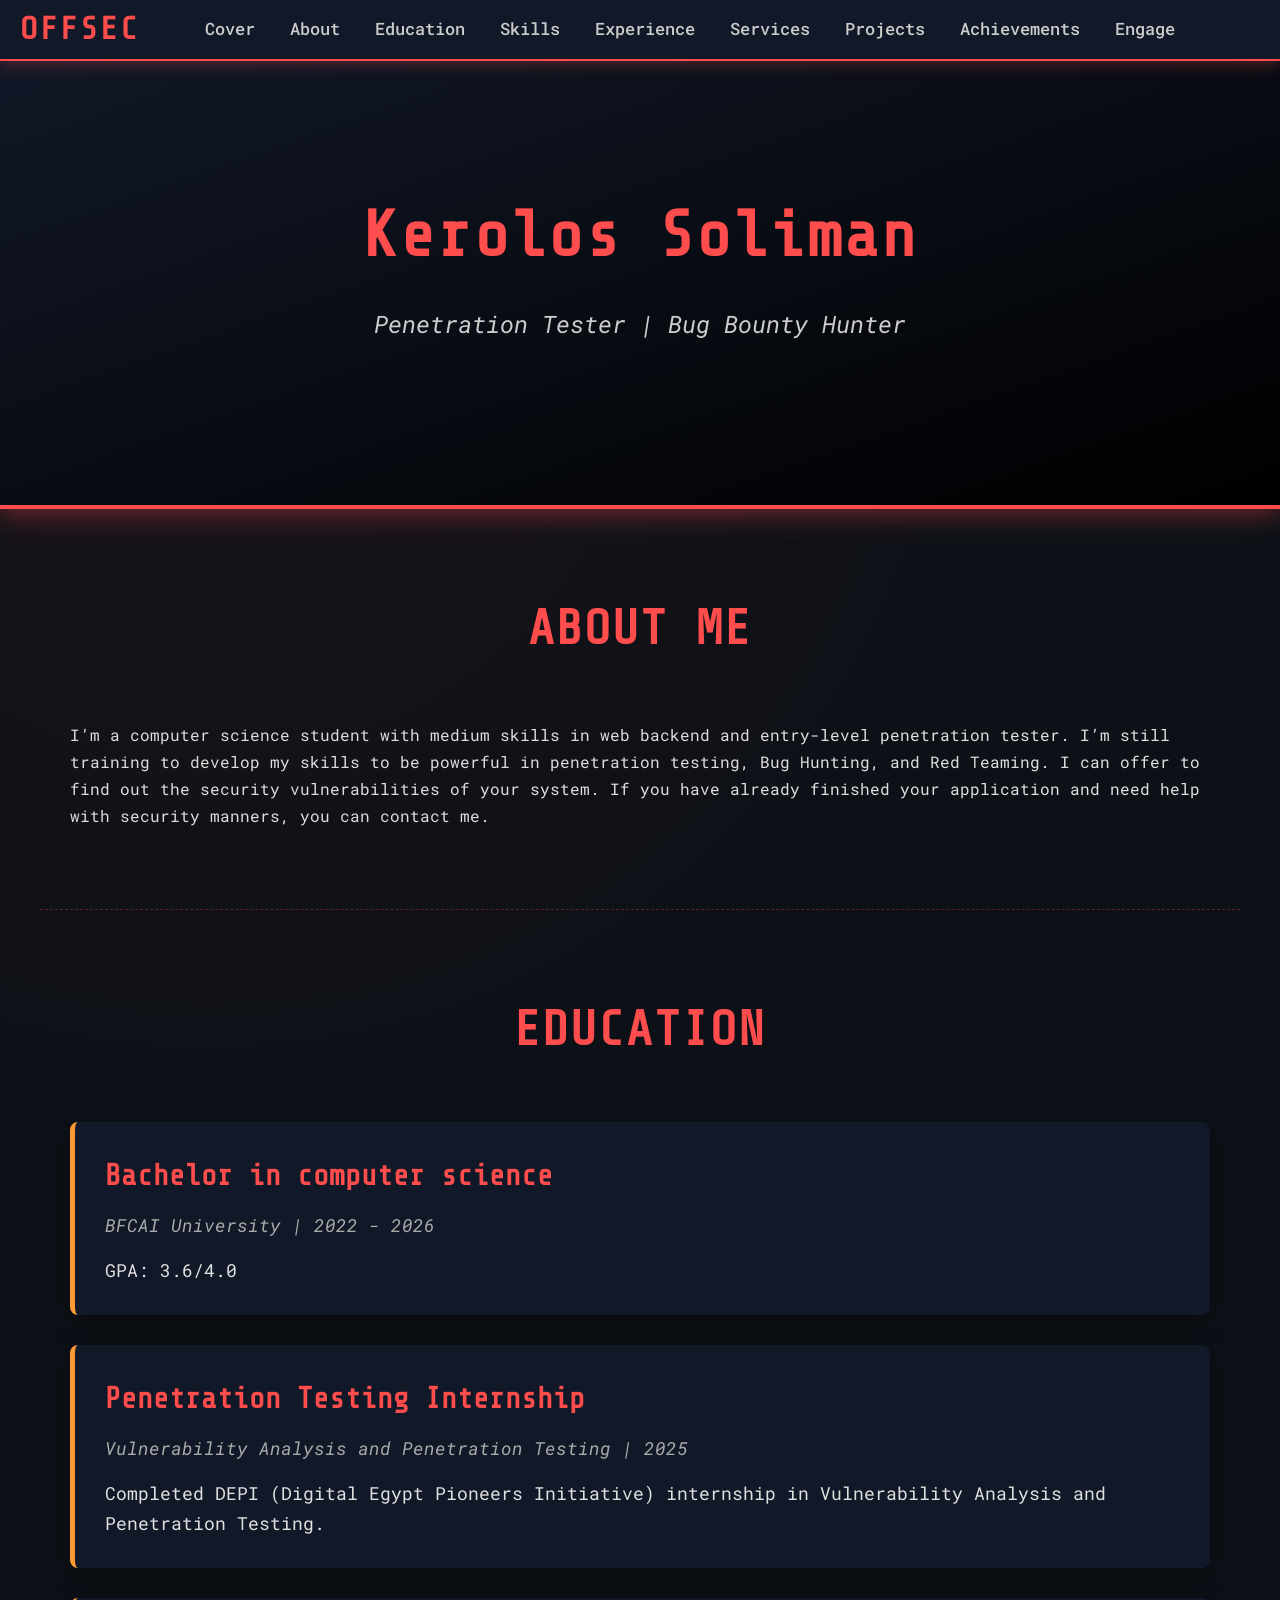
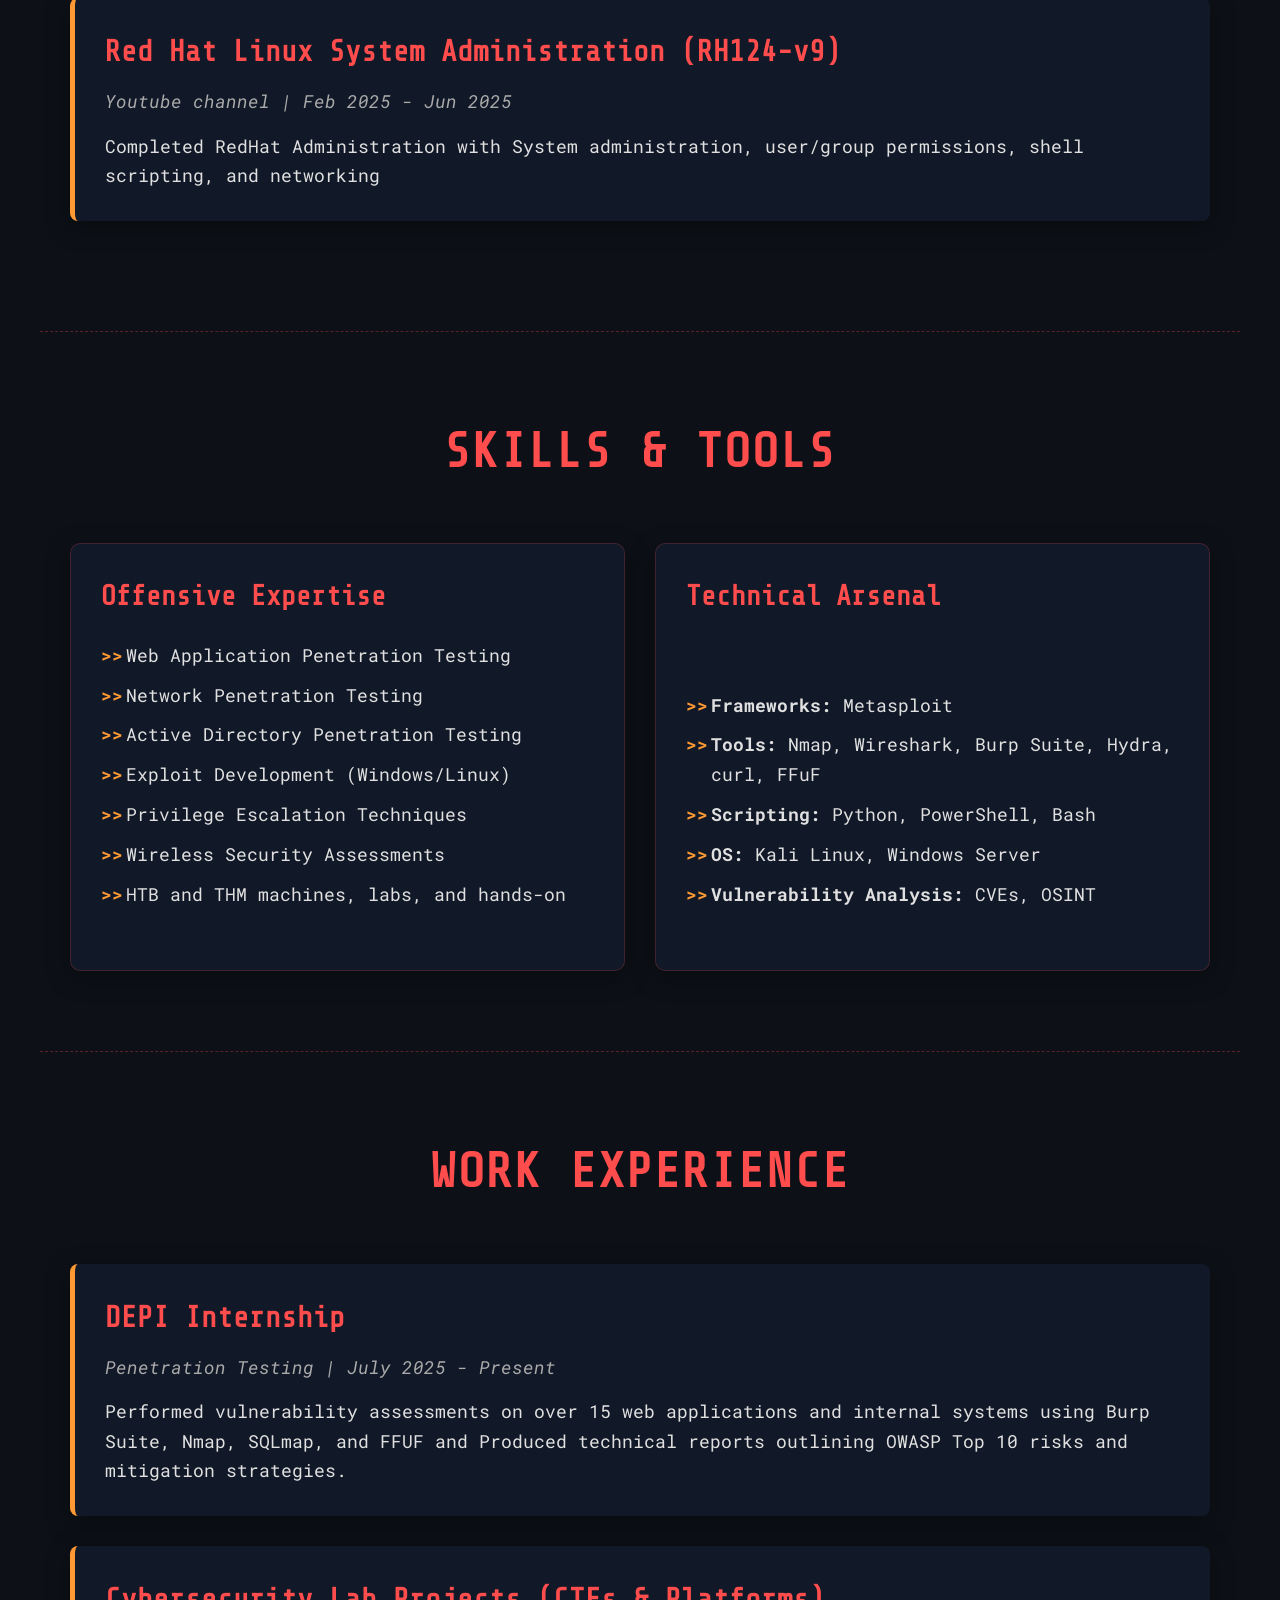
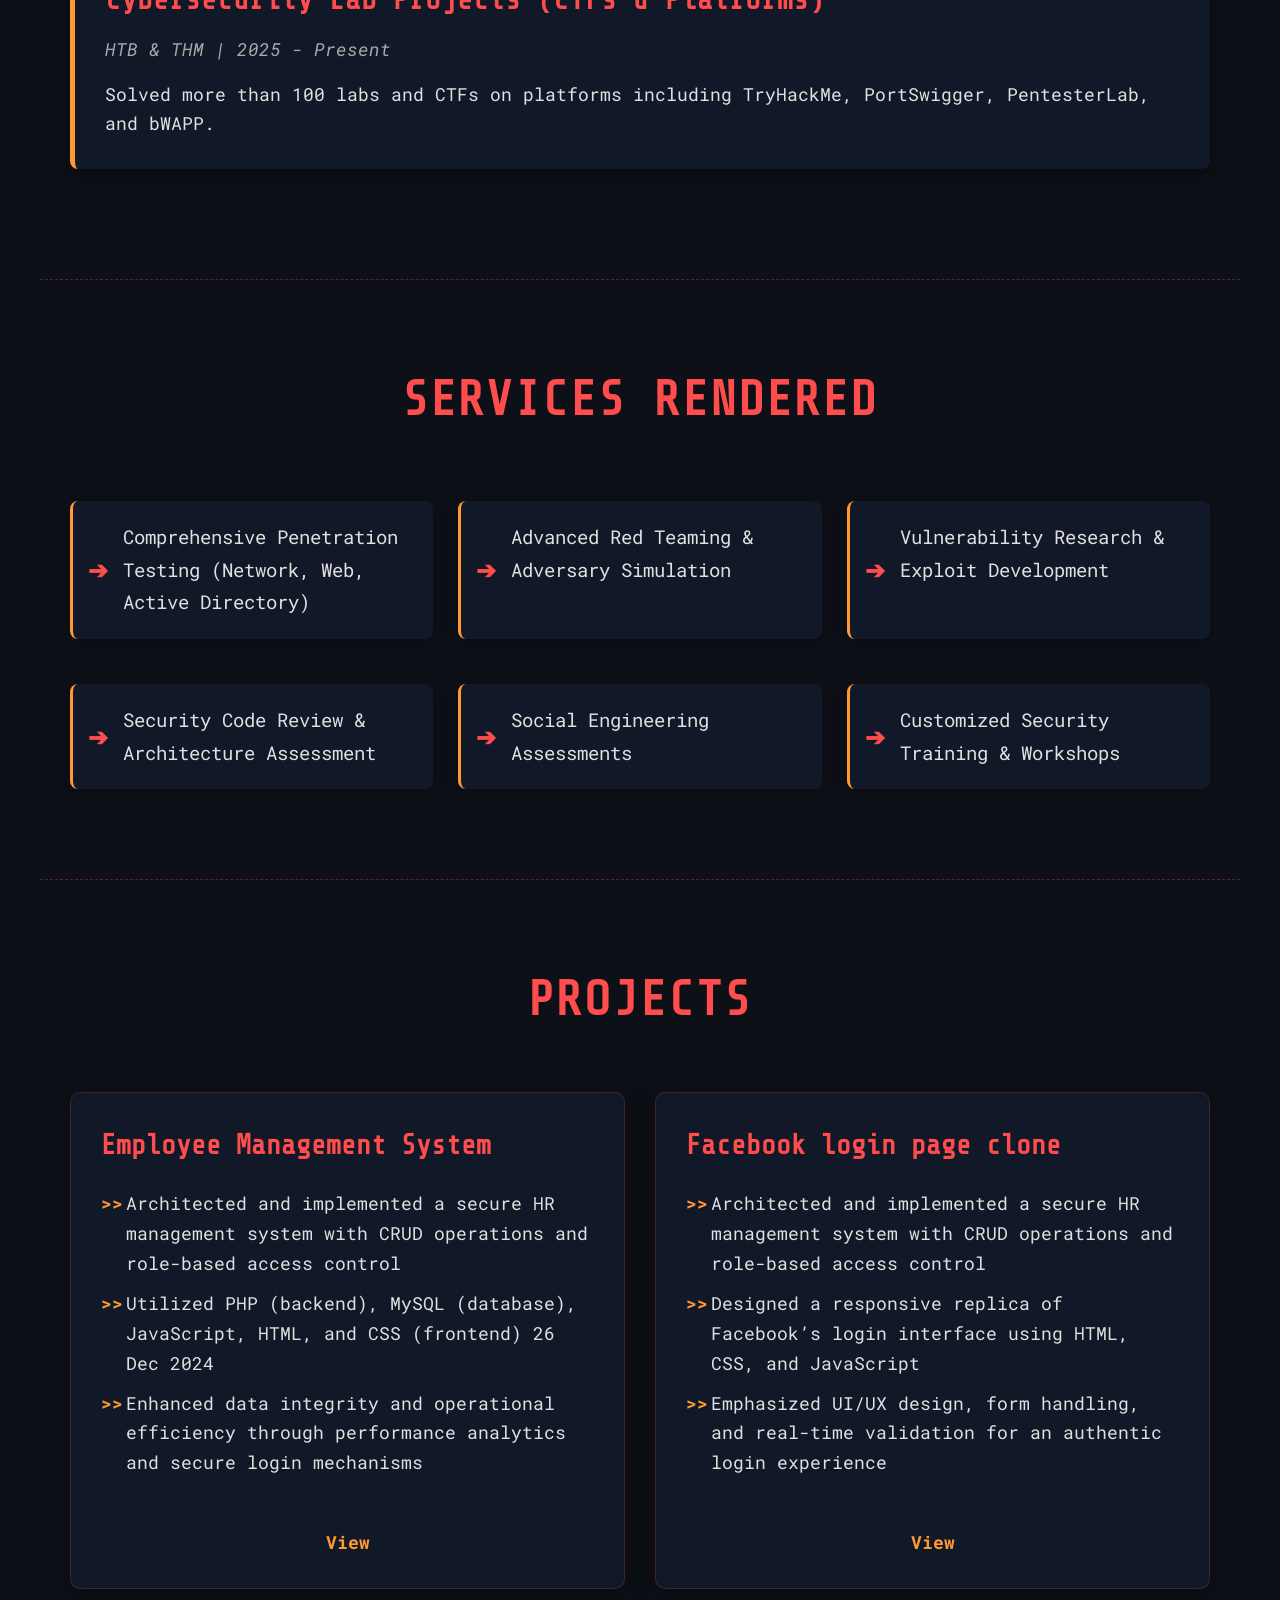
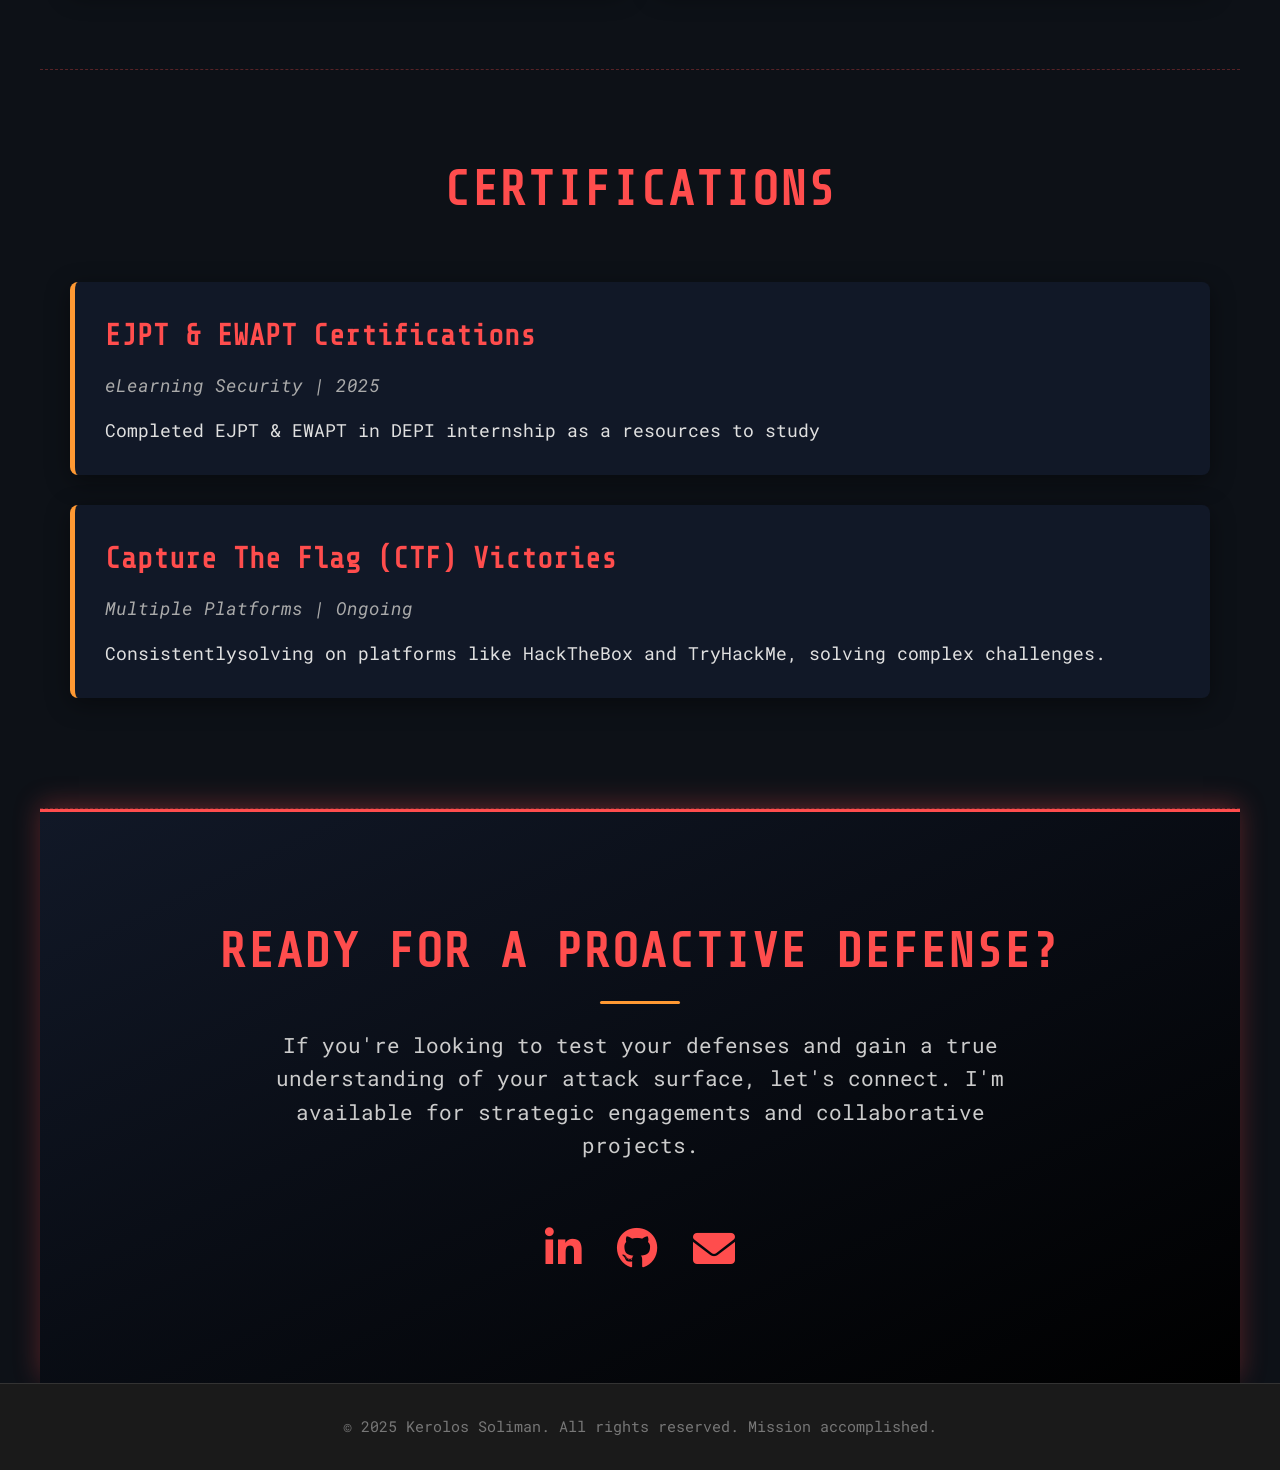
<file: index.html>
<!DOCTYPE html>
<html lang="en">
<head>
    <meta charset="UTF-8">
    <meta name="viewport" content="width=device-width, initial-scale=1.0">
    <title>Portfolio</title>
    <link rel="stylesheet" href="style.css">
    <link rel="stylesheet" href="https://cdnjs.cloudflare.com/ajax/libs/font-awesome/6.0.0-beta3/css/all.min.css">
    <link href="https://fonts.googleapis.com/css2?family=Roboto+Mono:wght@400;700&family=Share+Tech+Mono&display=swap"
        rel="stylesheet">
</head>
<body>
    <!-- navbar -->
    <nav class="navbar">
        <div class="nav-container">
            <div class="logo">OFFSEC</div>
            <ul class="nav-links">
                <li><a href="#cover">Cover</a></li>
                <li><a href="#about">About</a></li>
                <li><a href="#education">Education</a></li>
                <li><a href="#skills">Skills</a></li>
                <li><a href="#work-experience">Experience</a></li>
                <li><a href="#offered-services">Services</a></li>
                <li><a href="#projects">Projects</a></li>
                <li><a href="#achievements">Achievements</a></li>
                <!-- <li><a href="#testimonials">Testimonials</a></li> -->
                <li><a href="#call-to-action">Engage</a></li>
                </ul>
            <div class="menu-toggle">
                <div class="menu-toggle">☰</div>
            </div>
        </div>
        
        <!-- logo -->
    </nav>
    <header id="cover" class="hero">
        <div class="hero-content">
            <h1>Kerolos Soliman</h1>
            <p>Penetration Tester | Bug Bounty Hunter</p>
        </div>
    </header>

    <!-- about me -->
    <section id="about">
        <h2>About Me</h2>
        <p>
            I’m a computer science student with medium skills in
            web backend and entry-level penetration tester. I’m still training to develop my skills to be powerful
            in penetration testing, Bug Hunting, and Red Teaming. I can offer to find out the security
            vulnerabilities of your system. If you have already finished your application and need help
            with security manners, you can contact me.
        </p>
    </section>

    <!-- education -->
    <section id="education">
        <h2>Education</h2>
        <div class="education-item">
            <h3>Bachelor in computer science</h3>
            <span>BFCAI University | 2022 - 2026</span>
            <p>GPA: 3.6/4.0</p>
        </div>
        <div class="education-item">
            <h3>Penetration Testing Internship</h3>
            <span>Vulnerability Analysis and Penetration Testing | 2025</span>
            <p>Completed DEPI (Digital Egypt Pioneers Initiative) internship in Vulnerability Analysis and Penetration
                Testing.</p>
        </div>
        <div class="education-item">
            <h3>Red Hat Linux System Administration (RH124-v9)</h3>
            <span>Youtube channel | Feb 2025 - Jun 2025</span>
            <p>Completed RedHat Administration with System administration, user/group permissions, shell scripting, and
                networking</p>
        </div>
    </section>
    
    <!-- skills -->
    <section id="skills">
        <h2>Skills & Tools</h2>
        <div class="work-grid">
            <div class="card">
                <h3>Offensive Expertise</h3>
                <ul>
                    <li>Web Application Penetration Testing</li>
                    <li>Network Penetration Testing</li>
                    <li>Active Directory Penetration Testing</li>
                    <li>Exploit Development (Windows/Linux)</li>
                    <li>Privilege Escalation Techniques</li>
                    <li>Wireless Security Assessments</li>
                    <li>HTB and THM machines, labs, and hands-on</li>
                </ul>
            </div>

            <div class="card">
                <h3>Technical Arsenal</h3>
                <ul>
                    <li><strong>Frameworks:</strong> Metasploit</li>
                    <li><strong>Tools:</strong> Nmap, Wireshark, Burp Suite, Hydra, curl, FFuF</li>
                    <li><strong>Scripting:</strong> Python, PowerShell, Bash</li>
                    <li><strong>OS:</strong> Kali Linux, Windows Server</li>
                    <li><strong>Vulnerability Analysis:</strong> CVEs, OSINT</li>
                </ul>
            </div>
        </div>
    </section>
    
    <!-- work experience -->
    <section id="work-experience">
        <h2>Work Experience</h2>
        <div class="education-item">
            <h3>DEPI Internship</h3>
            <span>Penetration Testing | July 2025 - Present</span>
            <p>Performed vulnerability assessments on over 15 web applications and internal
                systems using Burp Suite, Nmap, SQLmap, and FFUF and Produced technical reports outlining OWASP Top 10 risks
                and mitigation strategies.</p>
        </div>

        <div class="education-item">
            <h3>Cybersecurity Lab Projects (CTFs & Platforms)</h3>
            <span>HTB & THM | 2025 - Present</span>
            <p>Solved more than 100 labs and CTFs on platforms including TryHackMe,
                PortSwigger, PentesterLab, and bWAPP.</p>
        </div>
    </section>
    
    <!-- services -->
    <section id="offered-services" class="value">
        <h2>Services Rendered</h2>
        <ul>
            <li>Comprehensive Penetration Testing (Network, Web, Active Directory)</li>
            <li>Advanced Red Teaming & Adversary Simulation</li>
            <li>Vulnerability Research & Exploit Development</li>
            <li>Security Code Review & Architecture Assessment</li>
            <li>Social Engineering Assessments</li>
            <li>Customized Security Training & Workshops</li>
        </ul>
    </section>
    
    <!-- projects -->
    <section id="projects">
        <h2>Projects</h2>
        <div class="work-grid">
            <div class="card">
                <h3>Employee Management System</h3>
                <ul>
                    <li>Architected and implemented a secure HR management system with CRUD
                        operations and role-based access control</li>
                    <li>Utilized PHP (backend), MySQL (database), JavaScript, HTML, and CSS (frontend)
                        26 Dec 2024</li>
                    <li>Enhanced data integrity and operational efficiency through performance
                        analytics and secure login mechanisms</li>
                </ul>
                <a href="ems-roan-theta.vercel.app">View</a>
            </div>

            <div class="card">
                <h3>Facebook login page clone</h3>
                <ul>
                    <li>Architected and implemented a secure HR management system with CRUD
                        operations and role-based access control</li>
                    <li>Designed a responsive replica of Facebookʼs login interface using HTML, CSS, and
                        JavaScript</li>
                    <li>Emphasized UI/UX design, form handling, and real-time validation for an
                        authentic login experience</li>
                </ul>
                <a href="illustrated-facebook.vercel.app">View</a>
            </div>
        </div>
    </section>

    <!-- Certifications -->
    <section id="achievements">
        <h2>Certifications</h2>
        <div class="education-item">
            <h3>EJPT & EWAPT Certifications</h3>
            <span>eLearning Security | 2025</span>
            <p>Completed EJPT & EWAPT in DEPI internship as a resources to study</p> 
        </div>
        <div class="education-item">
            <h3>Capture The Flag (CTF) Victories</h3>
            <span>Multiple Platforms | Ongoing</span>
            <p>Consistentlysolving on platforms like HackTheBox and TryHackMe, solving complex challenges.
            </p>
        </div>
    </section>

    <!-- <section id="testimonials">
        <h2>Intel Reports</h2>
        <div class="education-item">
            <p>"Kerolos Soliman's ability to find critical vulnerabilities where others fail is truly exceptional. Their
                reports are precise, actionable, and delivered with surgical accuracy."</p>
            <span>— Dr. Ava Sharma, Head of Security, GlobalTech Corp.</span>
        </div>
        <div class="education-item">
            <p>"Working with Kerolos Soliman on our red team engagement was an eye-opener. Their tactical thinking and deep
                technical skills exposed risks we never knew existed."</p>
            <span>— Ben Carter, CISO, Nexus Systems</span>
        </div>
    </section> -->

    <section id="call-to-action">
        <h2>Ready for a Proactive Defense?</h2>
        <p>If you're looking to test your defenses and gain a true understanding of your attack surface,
            let's connect. I'm available for strategic engagements and collaborative projects.</p>
        <div class="social-links">
            <a href="linkedin.com/in/kerolossoliman" target="_blank" aria-label="LinkedIn"><i class="fab fa-linkedin-in"></i></a>
            <a href="github.com/kero220" target="_blank" aria-label="GitHub"><i class="fab fa-github"></i></a>
            <a href="mailto:kerolossolimanhelmy8@gmail.com" aria-label="Email"><i class="fas fa-envelope"></i></a>
            <!-- <a href="#" target="_blank" aria-label="Hack The Box Profile"><i class="fas fa-terminal"></i></a> -->
        </div>
    </section>

    <footer id="thank-you">
        <p>&copy; 2025 Kerolos Soliman. All rights reserved. Mission accomplished.</p>
    </footer>

    <script src="script.js"></script>
</body>

</html>
</file>
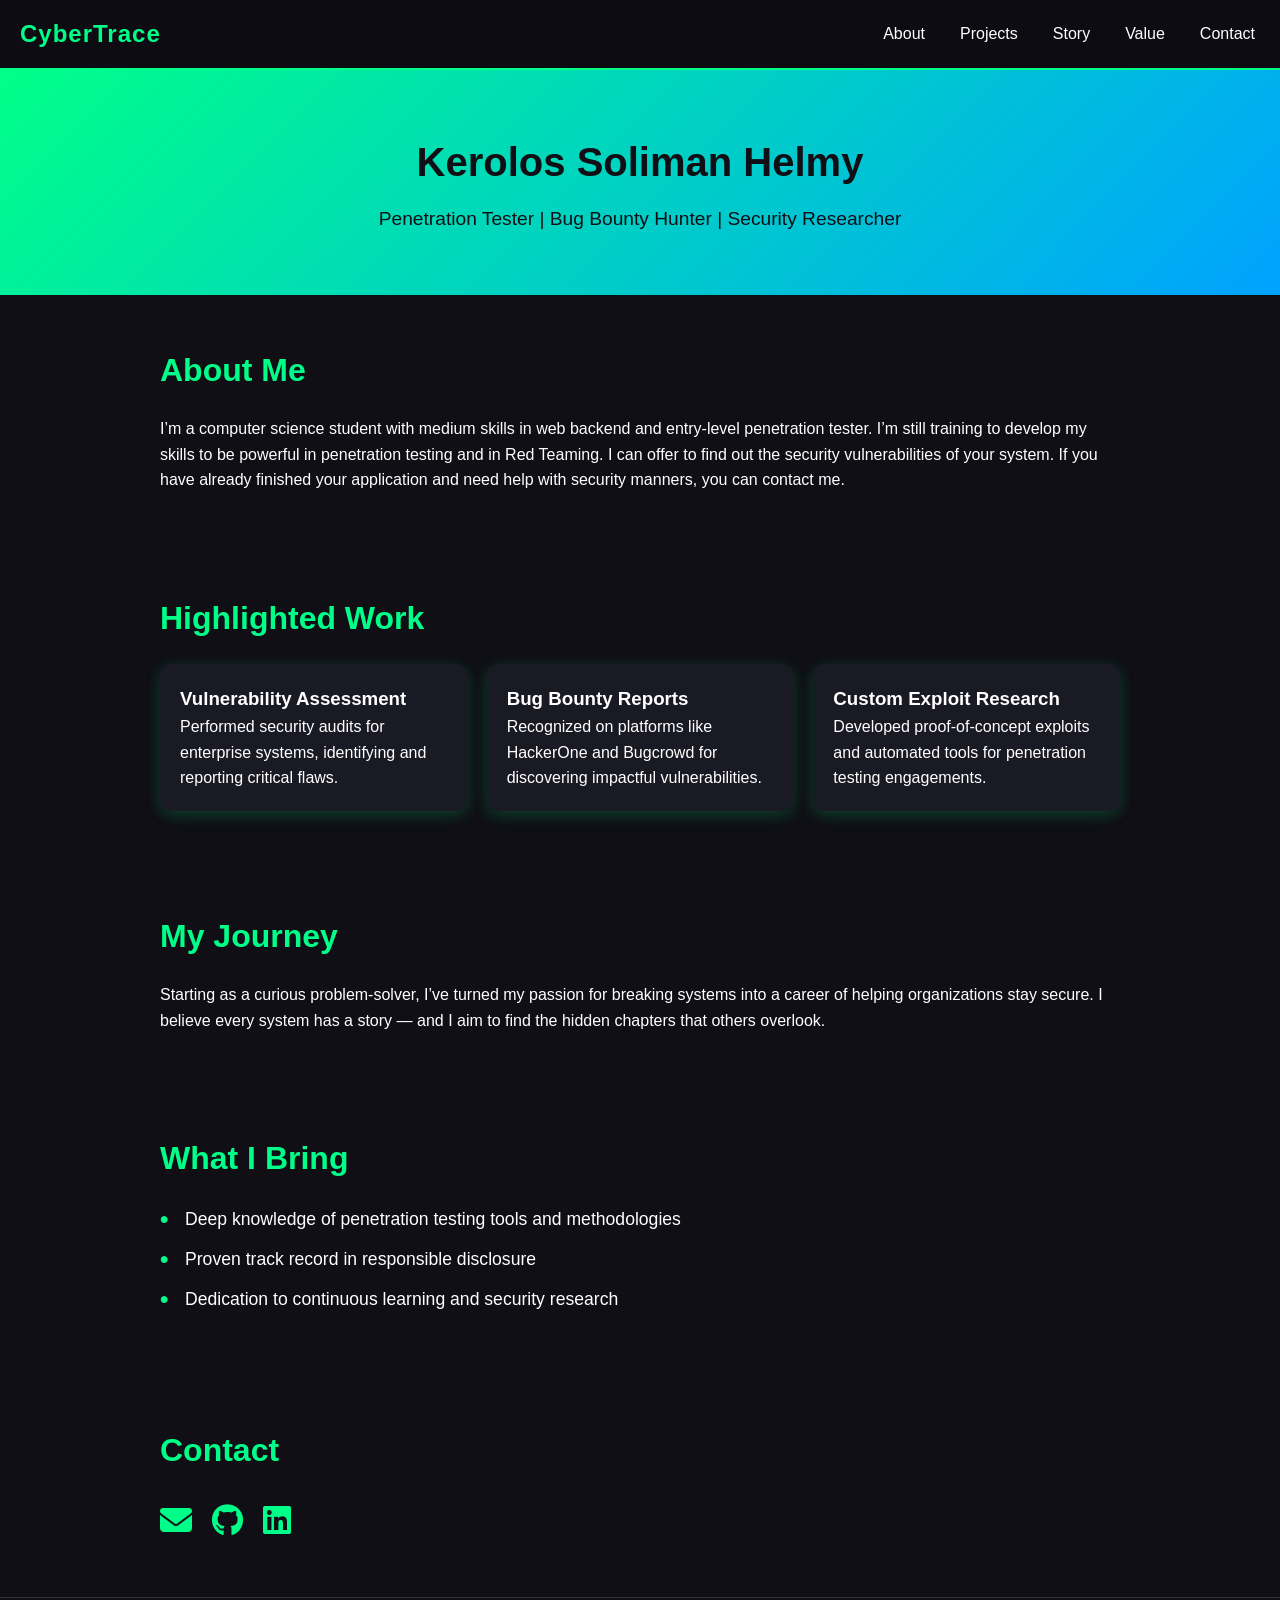
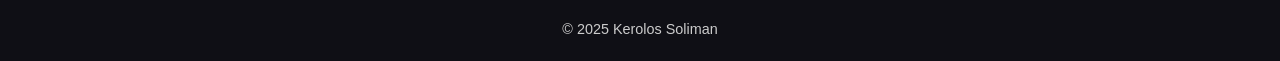
<file: portfolio/index.html>
<!DOCTYPE html>
<html lang="en">
<head>
  <meta charset="UTF-8">
  <meta name="viewport" content="width=device-width, initial-scale=1.0">
  <title>Portfolio | Penetration Tester</title>
  <link rel="stylesheet" href="css/style.css">
  <!-- Font Awesome for icons -->
  <link rel="stylesheet" href="https://cdnjs.cloudflare.com/ajax/libs/font-awesome/6.5.0/css/all.min.css">
</head>
<body>
  <!-- Navbar -->
<nav class="navbar">
  <div class="container nav-container">
    <div class="logo">CyberTrace</div>
    <div class="menu-toggle">☰</div>
    <ul class="nav-links">
      <li><a href="#about">About</a></li>
      <li><a href="#projects">Projects</a></li>
      <li><a href="#story">Story</a></li>
      <li><a href="#value">Value</a></li>
      <li><a href="#contact">Contact</a></li>
    </ul>
  </div>
</nav>

  <!-- Header -->
  <header class="hero">
    <h1>Kerolos Soliman Helmy</h1>
    <p>Penetration Tester | Bug Bounty Hunter | Security Researcher</p>
  </header>

  <!-- About Section -->
  <section class="about" id="about">
    <h2>About Me</h2>
    <p>
      I’m a computer science student with medium skills in 
      web backend and entry-level penetration tester. I’m still training to develop my skills to be powerful 
      in penetration testing and in Red Teaming. I can offer to find out the security 
      vulnerabilities of your system. If you have already finished your application and need help 
      with security manners, you can contact me.
    </p>
  </section>

  <!-- Work Showcase -->
  <section class="work" id="projects">
    <h2>Highlighted Work</h2>
    <div class="work-grid">
      <div class="card">
        <h3>Vulnerability Assessment</h3>
        <p>Performed security audits for enterprise systems, identifying and reporting critical flaws.</p>
      </div>
      <div class="card">
        <h3>Bug Bounty Reports</h3>
        <p>Recognized on platforms like HackerOne and Bugcrowd for discovering impactful vulnerabilities.</p>
      </div>
      <div class="card">
        <h3>Custom Exploit Research</h3>
        <p>Developed proof-of-concept exploits and automated tools for penetration testing engagements.</p>
      </div>
    </div>
  </section>

  <!-- Story Section -->
  <section class="story" id="story">
    <h2>My Journey</h2>
    <p>
      Starting as a curious problem-solver, I’ve turned my passion for breaking systems into a career 
      of helping organizations stay secure. I believe every system has a story — and I aim to find 
      the hidden chapters that others overlook.
    </p>
  </section>

  <!-- Value Proposition -->
  <section class="value" id="value">
    <h2>What I Bring</h2>
    <ul>
      <li>Deep knowledge of penetration testing tools and methodologies</li>
      <li>Proven track record in responsible disclosure</li>
      <li>Dedication to continuous learning and security research</li>
    </ul>
  </section>

  <!-- Contact Section with Icons -->
  <section class="contact" id="contact">
    <h2>Contact</h2>
    <div class="social-links">
      <a href="mailto:kerolossolimanhelmy8@gmail.com" target="_blank" rel="noopener noreferrer">
        <i class="fas fa-envelope"></i>
      </a>
      <a href="https://github.com/kero220" target="_blank" rel="noopener noreferrer">
        <i class="fab fa-github"></i>
      </a>
      <a href="https://www.linkedin.com/in/kerolossoliman" target="_blank" rel="noopener noreferrer">
        <i class="fab fa-linkedin"></i>
      </a>
    </div>
  </section>

  <!-- Footer -->
  <footer>
    <p>&copy; 2025 Kerolos Soliman</p>
  </footer>

  <script src="js/script.js"></script>
</body>
</html>
</file>
<file: style.css>
/* General Reset */
* {
    margin: 0;
    padding: 0;
    box-sizing: border-box;
}

/* Base Styles */
body {
    font-family: 'Roboto Mono', monospace;
    background-color: #0d1117;
    color: #e0e0e0;
    line-height: 1.7;
    scroll-behavior: smooth;
    overflow-x: hidden;
}

/* Navbar */
.navbar {
    background-color: #111827;
    border-bottom: 2px solid #ff4d4d;
    position: sticky;
    top: 0;
    z-index: 1000;
    box-shadow: 0 3px 15px rgba(255, 77, 77, 0.3);
}

.nav-container {
    display: flex;
    justify-content: center;
    align-items: center;
    padding: 15px 30px;
    width: 100%;
    margin: auto;
    position: relative;
}

.logo {
    font-family: 'Share Tech Mono', monospace;
    font-size: 2rem;
    font-weight: bold;
    color: #ff4d4d;
    letter-spacing: 3px;
    /* text-shadow: 0 0 10px rgba(255, 77, 77, 0.8); */
    transition: color 0.3s ease;
    padding: 0;
    position: absolute;
    left: 20px;
    top: 50%;
    transform: translateY(-50%);
    }

.logo:hover {
    color: #ff9933;
}

.nav-links {
    list-style: none;
    display: flex;
    gap: 35px;
    margin: 0;
    padding: 0;
    margin-left: 100px;
}

.nav-links a {
    color: #cccccc;
    font-size: 1.05rem;
    font-weight: 500;
    text-decoration: none;
    padding: 8px 0;
    position: relative;
    transition: color 0.3s ease, text-shadow 0.3s ease;
}

.nav-links a::after {
    content: '';
    position: absolute;
    left: 0;
    bottom: -5px;
    width: 0;
    height: 2px;
    background-color: #ff4d4d;
    transition: width 0.3s ease-in-out;
}

.nav-links a:hover {
    color: #ff4d4d;
    text-shadow: 0 0 5px rgba(255, 77, 77, 0.5);
}

.nav-links a:hover::after,
.nav-links a.active::after {
    width: 100%;
}

/* Menu toggle (hamburger) */
.menu-toggle {
    display: none;
    font-size: 1.8rem;
    color: #ff4d4d;
    cursor: pointer;
    position: absolute;
    right: 20px;
    top: 50%;
    transform: translateY(-50%);
}

section,
header {
    scroll-margin-top: 80px;
}

/* Header (Cover Section) */
.hero-content {
    text-align: center;
    padding: 120px 20px;
    background-image: linear-gradient(to bottom right, #111827, #000000);
    color: #e0e0e0;
    border-bottom: 4px solid #ff4d4d;
    box-shadow: 0 5px 25px rgba(255, 77, 77, 0.4);
    position: relative;
    overflow: hidden;
}

.hero::before {
    content: '';
    position: absolute;
    top: -50px;
    left: -50px;
    width: 200%;
    height: 200%;
    background-image: radial-gradient(circle at 10% 20%, rgba(255, 77, 77, 0.08) 0%, transparent 30%), 
        radial-gradient(circle at 90% 80%, rgba(255, 77, 77, 0.08) 0%, transparent 30%);
    opacity: 0.7;
    z-index: 1;
}

.hero * {
    position: relative;
    z-index: 2;
}
.hero h1 {
    font-family: 'Share Tech Mono', monospace;
    font-size: 4rem;
    margin-bottom: 15px;
    color: #ff4d4d;
    /* text-shadow: 0 0 20px rgba(255, 77, 77, 1); */
    letter-spacing: 2px;
}

.hero p {
    font-size: 1.5rem;
        color: #cccccc;
        max-width: 900px;
        margin: 0 auto 40px auto;
        font-style: italic;
    }

/* Sections */
section {
    padding: 80px 30px;
    max-width: 1200px;
    margin: auto;
    border-bottom: 1px dashed rgba(255, 77, 77, 0.3);
    }

section:last-of-type {
    border-bottom: none;
}

h2 {
    font-family: 'Share Tech Mono', monospace;
    font-size: 3rem;
    margin-bottom: 40px;
    color: #ff4d4d;
    text-align: center;
    text-transform: uppercase;
    letter-spacing: 2px;
    /* text-shadow: 0 0 12px rgba(255, 77, 77, 0.7); */
    position: relative;
    padding-bottom: 10px;
}

h2::after {
    content: '';
    position: absolute;
    left: 50%;
    bottom: 0;
    transform: translateX(-50%);
    width: 80px;
    height: 3px;
    border-radius: 2px;
}

/* Education & Experience Items (Timeline/Log Entry Style) */
.education-item {
    background: #111827;
    border-left: 5px solid #ff9933;
    padding: 30px;
    margin-bottom: 30px;
    border-radius: 8px;
    box-shadow: 0 6px 25px rgba(0, 0, 0, 0.4);
    transition: transform 0.3s ease, box-shadow 0.3s ease, border-color 0.3s ease;
}

.education-item:hover {
    transform: translateY(-10px);
    box-shadow: 0 10px 40px rgba(255, 77, 77, 0.3);
    border-left-color: #ff4d4d;
}

.education-item h3 {
    font-family: 'Share Tech Mono', monospace;
    font-size: 1.8rem;
    margin-bottom: 10px;
    color: #ff4d4d;
}

.education-item span {
    font-size: 1.1rem;
    color: #aaaaaa;
    display: block;
    margin-bottom: 15px;
    font-style: italic;
}

.education-item p {
    font-size: 1.15rem;
    color: #e0e0e0;
    line-height: 1.6;
}

/* Work Grid (for Skills, Projects) */
.work-grid {
    display: grid;
    grid-template-columns: repeat(auto-fit, minmax(320px, 1fr));
    gap: 30px;
    margin-top: 30px;
}
.card {
    background: #111827;
    padding: 30px;
    border-radius: 10px;
    box-shadow: 0 6px 25px rgba(0, 0, 0, 0.4);
    transition: transform 0.3s ease, box-shadow 0.3s ease;
    border: 1px solid rgba(255, 77, 77, 0.2);
    display: flex;
    flex-direction: column;
    justify-content: space-between;
}

.card:hover {
    transform: translateY(-10px);
    box-shadow: 0 10px 40px rgba(255, 77, 77, 0.5);
    border-color: #ff4d4d;
    }

.card h3 {
    font-family: 'Share Tech Mono', monospace;
    font-size: 1.7rem;
    color: #ff4d4d;
    margin-bottom: 20px;
}

.card ul {
    list-style: none;
    padding-left: 0;
    margin-bottom: 20px;
}
.card li {
    font-size: 1.1rem;
    margin-bottom: 10px;
    color: #e0e0e0;
    position: relative;
    padding-left: 25px;
}

.card li::before {
    content: '>>';
    position: absolute;
    left: 0;
    color: #ff9933;
    font-weight: bold;
}

.card p {
    font-size: 1.15rem;
    color: #e0e0e0;
    flex-grow: 1;
}
.card a {
    color: #ff9933;
    text-decoration: none;
    font-size: 1.1rem;
    font-weight: bold;
    margin-top: 20px;
    align-self: center;
    transition: color 0.3s ease, text-decoration 0.3s ease;
}
.card a:hover {
    color: #ff4d4d;
    text-decoration: underline;
}

/* Offered Services */
.value ul {
    list-style: none;
    padding-left: 0;
    display: grid;
    grid-template-columns: repeat(auto-fit, minmax(300px, 1fr));
    gap: 25px;
}
.value li {
    background: #111827;
    position: relative;
    padding: 20px 20px 20px 50px;
    margin: 10px 0;
    font-size: 1.2rem;
    color: #e0e0e0;
    border-radius: 8px;
    box-shadow: 0 3px 15px rgba(0, 0, 0, 0.3);
    border-left: 3px solid #ff9933;
    transition: transform 0.2s ease, border-left-color 0.2s ease;
    }

.value li:hover {
    transform: translateX(5px);
    border-left-color: #ff4d4d;
}
.value li::before {
    content: "➔";
    position: absolute;
    left: 15px;
    top: 50%;
    transform: translateY(-50%);
    font-size: 1.5rem;
    font-weight: bold;
    color: #ff4d4d;
    }

/* Contact / Call to Action */
#call-to-action {
    text-align: center;
    background: linear-gradient(to bottom right, #111827, #000000);
    padding: 100px 30px;
    border-top: 3px solid #ff4d4d;
    box-shadow: 0 -5px 25px rgba(255, 77, 77, 0.3);
}

#call-to-action h2 {
    color: #ff4d4d;
    margin-bottom: 25px;
    /* text-shadow: 0 0 15px rgba(255, 77, 77, 0.9); */
}

#call-to-action h2::after {
    background-color: #ff9933;
}

#call-to-action p {
    font-size: 1.3rem;
    margin-bottom: 50px;
    color: #cccccc;
    max-width: 800px;
    margin-left: auto;
    margin-right: auto;
    line-height: 1.6;
}

.social-links {
    display: flex;
    justify-content: center;
    gap: 35px;
    margin-top: 30px;
}

.social-links a {
    font-size: 42px;
    color: #ff4d4d;
    transition: color 0.3s ease, transform 0.3s ease, text-shadow 0.3s ease;
    /* text-shadow: 0 0 10px rgba(255, 77, 77, 0.6); */
}

.social-links a:hover {
    color: #ff9933;
    transform: scale(1.3);
    text-shadow: 0 0 15px rgba(255, 153, 51, 0.8);
}

/* Footer (Thank You) */
footer {
    text-align: center;
    padding: 30px;
    border-top: 1px solid #333;
    font-size: 0.95rem;
    color: #777;
    background-color: #1a1a1a;
}




/*
@media (max-width: 768px) {
    .hero {
        padding: 80px 20px;
    }

    .hero h1 {
        font-size: 3rem;
    }

    .hero p {
        font-size: 1.2rem;
    }

    h2 {
        font-size: 2.5rem;
    }

    .nav-links {
        display: none;
        flex-direction: column;
        background: #1a1a1a;
        position: absolute;
        top: 60px;
        right: 20px;
        border: 2px solid #ff4d4d;
        border-radius: 8px;
        padding: 15px;
        box-shadow: 0 5px 25px rgba(255, 77, 77, 0.3);
        width: 220px;
        text-align: center;
    }

    .nav-links.active {
        display: flex;
    }

    .nav-links li {
        margin: 10px 0;
    }

    .nav-links a {
        padding: 12px 0;
        display: block;
    }

    .btn-primary,
    .btn-secondary {
        width: 80%;
        margin: 0 auto;
    }

    .logo {
        font-size: 1.4rem;
    }
}


@media (max-width: 480px) {
    .hero h1 {
    font-size: 2.5rem;
    }
    
    .hero p {
        font-size: 1rem;
    }
    
    h2 {
    font-size: 2rem;
    margin-bottom: 30px;
    }
    
    .education-item h3,
    .card h3 {
        font-size: 1.5rem;
    }
    
    .education-item p,
    .card p,
    .card li,
    .value li {
        font-size: 1rem;
    }
    .social-links a {
        font-size: 36px;
    }

    .nav-container {
        padding: 15px 20px;
    }

    .logo {
        font-size: 1.6rem;
    }
}
</file>
<file: portfolio/css/style.css>
/* General Reset */
* {
  margin: 0;
  padding: 0;
  box-sizing: border-box;
}

/*Navbar*/
.navbar {
  background-color: #0c0c12;
  border-bottom: 2px solid #00ff88;
  position: sticky;
  top: 0;
  z-index: 1000;
}

.nav-container {
  display: flex;
  justify-content: space-between;
  align-items: center;
  padding: 15px 20px;
}

.logo {
  font-size: 1.5rem;
  font-weight: bold;
  color: #00ff88;
  letter-spacing: 1px;
}

.nav-links {
  list-style: none;
  display: flex;
  gap: 25px;
  margin: 0;
  padding: 0;
}

.nav-links li {
  position: relative;
}

.nav-links a {
  color: #fff;
  font-size: 1rem;
  font-weight: 500;
  transition: color 0.3s ease, border-bottom 0.3s ease;
  padding: 5px;
  text-decoration: none;
  scroll-margin-top: 20px;
}

section, header {
  scroll-margin-top: 80px;
}

.nav-links a:hover {
  color: #00a2ff;
}

/* Hide menu toggle on desktop */
.menu-toggle {
  display: none;
}

/* Body */
body {
  font-family: 'Segoe UI', Tahoma, Geneva, Verdana, sans-serif;
  background-color: #0f0f15;
  color: #fff;
  line-height: 1.6;
}

/* Header */
.hero {
  text-align: center;
  padding: 60px 20px;
  background: linear-gradient(135deg, #00ff88, #00a2ff);
  color: #0f0f15;
}
.hero h1 {
  font-size: 2.5rem;
  margin-bottom: 10px;
}
.hero p {
  font-size: 1.2rem;
}

/* Sections */
section {
  padding: 50px 20px;
  max-width: 1000px;
  margin: auto;
}
h2 {
  font-size: 2rem;
  margin-bottom: 20px;
  color: #00ff88;
}

/* Work Grid */
.work-grid {
  display: grid;
  grid-template-columns: repeat(auto-fit, minmax(280px, 1fr));
  gap: 20px;
}
.card {
  background: #1a1a25;
  padding: 20px;
  border-radius: 12px;
  box-shadow: 0 4px 15px rgba(0, 255, 136, 0.2);
  transition: transform 0.3s ease, box-shadow 0.3s ease;
}
.card:hover {
  transform: translateY(-5px);
  box-shadow: 0 8px 25px rgba(0, 162, 255, 0.4);
}

/* Value Proposition */
.value ul {
  list-style: none;
  padding-left: 0;
}
.value li {
  margin: 10px 0;
  font-size: 1.1rem;
}

/* Contact */
.social-links {
  display: flex;
  gap: 20px;
  margin-top: 10px;
}
.social-links a {
  font-size: 32px;
  color: #00ff88;
  transition: color 0.3s ease, transform 0.3s ease;
}
.social-links a:hover {
  color: #00a2ff;
  transform: scale(1.2);
}

/*Value Proposition*/
.value ul {
  list-style: none; /* remove default bullets */
  padding-left: 0;
}
.value li {
  position: relative;
  padding-left: 25px; /* space for the dot */
  margin: 12px 0;
  font-size: 1.1rem;
}
.value li::before {
  content: "•";
  position: absolute;
  left: 0;
  top: 0;
  font-size: 1.5rem;
  font-weight: bold;
  color: #00ff88;
  line-height: 1.2;
}

/* Footer */
footer {
  text-align: center;
  padding: 20px;
  border-top: 1px solid #333;
  font-size: 0.9rem;
  color: #ccc;
}

/* Responsive */
@media (max-width: 600px) {
  .hero h1 {
    font-size: 2rem;
  }
  .hero p {
    font-size: 1rem;
  }
  .card:hover {
    transform: translateY(-5px);
    box-shadow: 0 8px 25px rgba(0, 162, 255, 0.4);
  }
}

/* Responsive Navbar */
@media (max-width: 768px) {
  .nav-links {
    display: none;
    flex-direction: column;
    background: #0c0c12;
    position: absolute;
    top: 60px;
    right: 20px;
    border: 2px solid #00ff88;
    border-radius: 8px;
    padding: 15px;
  }

  .nav-links.active {
    display: flex;
  }

  .menu-toggle {
    display: block;
    cursor: pointer;
    font-size: 1.8rem;
    color: #00ff88;
  }
}
</file>
